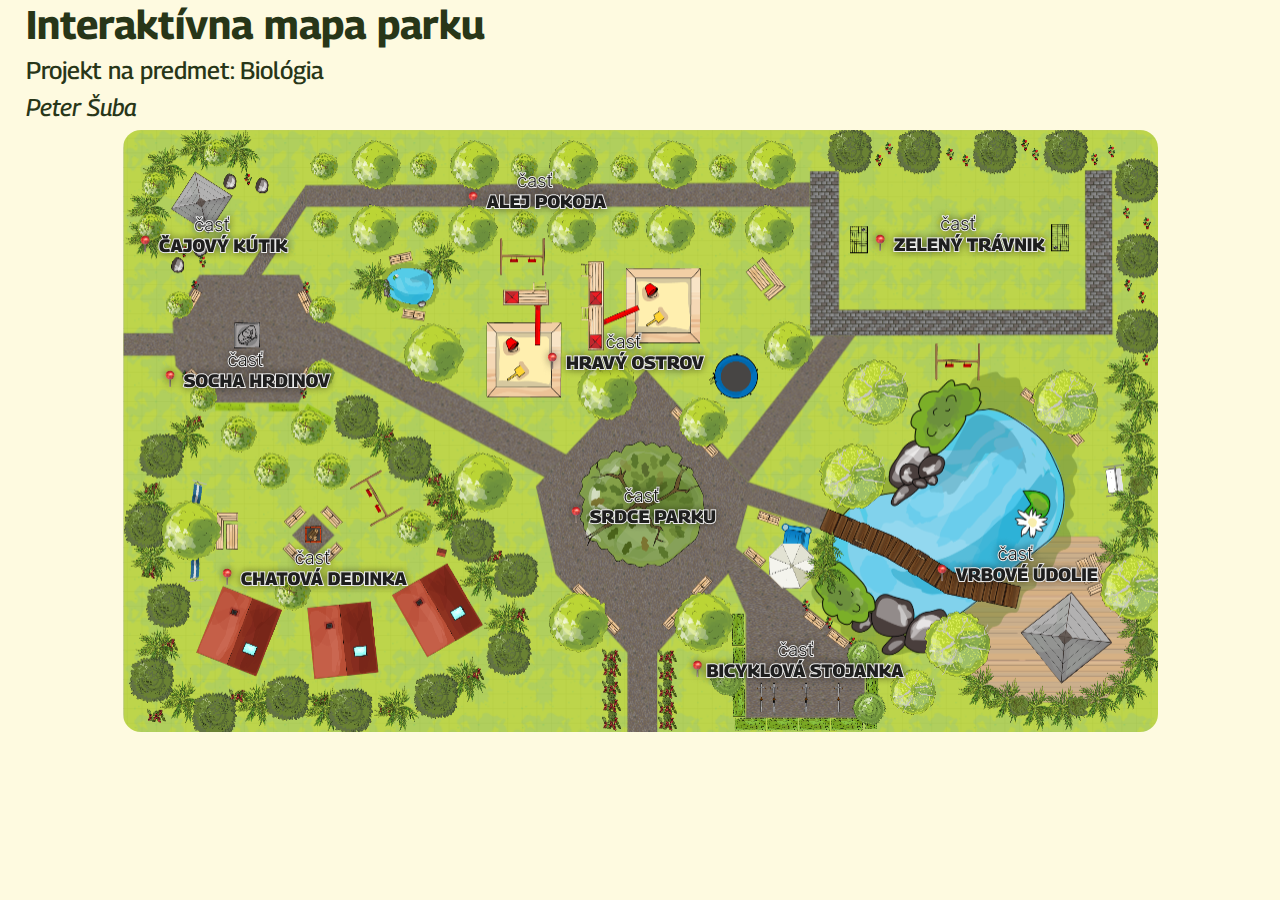
<file: index.html>
<!DOCTYPE html>
<html lang="sk">

<head>
    <meta charset="UTF-8">
    <meta name="viewport" content="width=device-width, initial-scale=1.0">
    <title>Interaktívna mapa</title>

    <link rel="stylesheet" href="./src/css/index.css">
    <link rel="stylesheet" href="./src/css/general.css">

    <link href="https://cdn.jsdelivr.net/npm/bootstrap@5.3.3/dist/css/bootstrap.min.css" rel="stylesheet"
        integrity="sha384-QWTKZyjpPEjISv5WaRU9OFeRpok6YctnYmDr5pNlyT2bRjXh0JMhjY6hW+ALEwIH" crossorigin="anonymous">
</head>

<body>
    <header>
        <h1><b>Interaktívna mapa parku</b></h1>
        <h4>Projekt na predmet: Biológia</h4>
        <h4><i>Peter Šuba</i></h4>
    </header>

    <div class="container text-center">
        <img src="./src/images/Mapa.png" alt="mapa" class="img-fluid" id="mapa">
    </div>

    <!--
            <map name="workmap">
        <area shape="rect" coords="0 0 217 151" href="./src/pages/cajovykutik.html" alt="Čajový kútik">
        <area shape="rect" coords="14 151 231 302" href="./src/pages/sochahrdinov.html" alt="Socha hrdinov">
        <area shape="rect" coords="28 302 394 602" href="./src/pages/chatovadedinka.html" alt="Chatová dedinka">
        <area shape="rect" coords="217 0 669 126" href="./src/pages/alejpokoja.html" alt="Alej pokoja">
        <area shape="rect" coords="274 126 640 263" href="./src/pages/hravyostrov.html" alt="Hravý ostrov">
        <area shape="rect" coords="429 311 624 459" href="./src/pages/srdceparku.html" alt="Srdce parku">
        <area shape="rect" coords="581 479 776 602" href="./src/pages/bicyklovastojanka.html" alt="Bicyklová stojanka">
        <area shape="rect" coords="669 0 1035 243" href="./src/pages/zelenytravnik.html" alt="Zelený trávnik">
        <area shape="rect" coords="776 316 1009 559" href="./src/pages/vrboveudolie.html" alt="Vrbové údolie">
    </map>
    -->
    <script src="https://cdn.jsdelivr.net/npm/bootstrap@5.3.3/dist/js/bootstrap.bundle.min.js"
        integrity="sha384-YvpcrYf0tY3lHB60NNkmXc5s9fDVZLESaAA55NDzOxhy9GkcIdslK1eN7N6jIeHz"
        crossorigin="anonymous"></script>

    <script src="./src/js/mapa.js" type="module" defer></script>
</body>

</html>
</file>
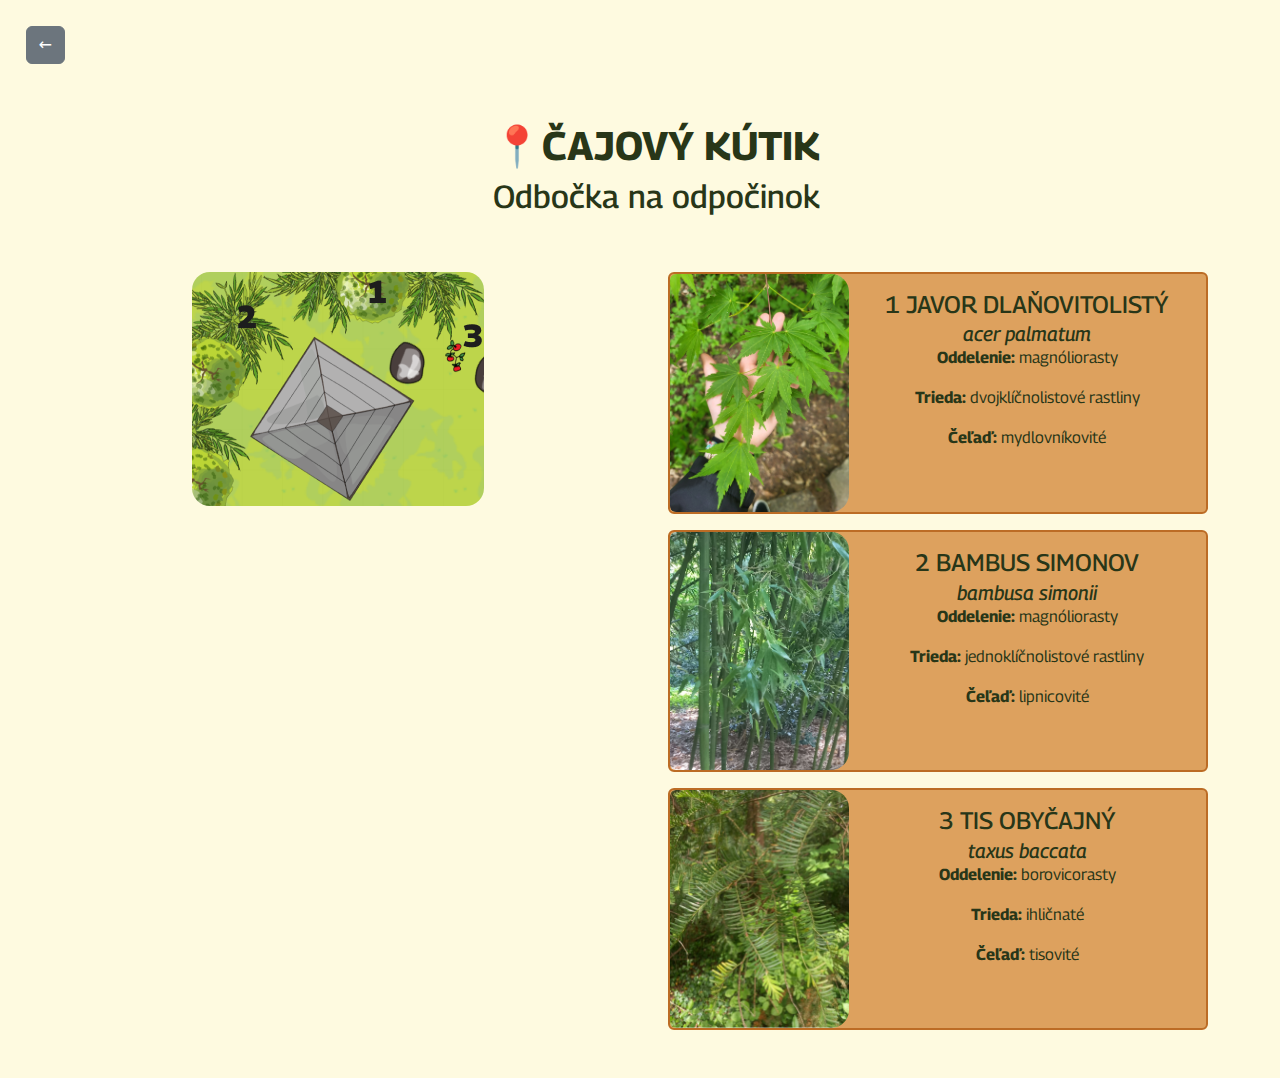
<file: src/pages/cajovykutik.html>
<!DOCTYPE html>
<html lang="sk">
<head>
    <meta charset="UTF-8">
    <meta name="viewport" content="width=device-width, initial-scale=1.0">
    <title>Čajový kútik</title>

    <link rel="stylesheet" href="../css/pages.css">
    <link rel="stylesheet" href="../css/general.css">

    <link href="https://cdn.jsdelivr.net/npm/bootstrap@5.3.3/dist/css/bootstrap.min.css" rel="stylesheet"
    integrity="sha384-QWTKZyjpPEjISv5WaRU9OFeRpok6YctnYmDr5pNlyT2bRjXh0JMhjY6hW+ALEwIH" crossorigin="anonymous">
</head>
<body>
    <a class="backbutton btn btn-secondary" href="../../index.html">←</a>
    
    <div class="container-fluid text-center m-3 p-3">
        <h1><b>📍ČAJOVÝ KÚTIK</b></h1>
        <h2>Odbočka na odpočinok</h2>
    </div>

    <div class="container-fluid text-center m-3 p-3">
        <div class="row">
            <div class="col-md"><img src="../images/pages/mapa-kutik.png" class="img-fluid"></div>
            <div class="col-md">
                <div class="card mb-3 border-custom bg-custom" style="max-width: 540px;">
                    <div class="row g-0">
                      <div class="col-md-4">
                        <img src="../images/listy/JavorDlaňovitolistý.jpg" class="img-fluid rounded-start" alt="...">
                      </div>
                      <div class="col-md-8">
                        <div class="card-body">
                          <h4 class="card-title">1 javor dlaňovitolistý</h5>
                          <h5 class="card-subtitle"><i>Acer palmatum</i></h6>
                          <p class="card-text"><b>Oddelenie: </b>magnóliorasty</p>
                          <p class="card-text"><b>Trieda: </b>dvojklíčnolistové rastliny</p>
                          <p class="card-text"><b>Čeľaď: </b>mydlovníkovité</p>
                        </div>
                      </div>
                    </div>
                  </div>
                  <div class="card mb-3 border-custom bg-custom" style="max-width: 540px;">
                    <div class="row g-0">
                      <div class="col-md-4">
                        <img src="../images/listy/BambusSimonov.jpg" class="img-fluid rounded-start" alt="...">
                      </div>
                      <div class="col-md-8">
                        <div class="card-body">
                          <h4 class="card-title">2 bambus simonov</h5>
                          <h5 class="card-subtitle"><i>bambusa simonii</i></h6>
                          <p class="card-text"><b>Oddelenie: </b>magnóliorasty</p>
                          <p class="card-text"><b>Trieda: </b>jednoklíčnolistové rastliny</p>
                          <p class="card-text"><b>Čeľaď: </b>lipnicovité</p>
                        </div>
                      </div>
                    </div>
                  </div>
                  <div class="card mb-3 border-custom bg-custom" style="max-width: 540px;">
                    <div class="row g-0">
                      <div class="col-md-4">
                        <img src="../images/listy/tisObycajny.png" class="img-fluid rounded-start" alt="...">
                      </div>
                      <div class="col-md-8">
                        <div class="card-body">
                          <h4 class="card-title">3 Tis obyčajný</h5>
                          <h5 class="card-subtitle"><i>Taxus baccata</i></h6>
                          <p class="card-text"><b>Oddelenie: </b>borovicorasty</p>
                          <p class="card-text"><b>Trieda: </b>ihličnaté</p>
                          <p class="card-text"><b>Čeľaď: </b>tisovité</p>
                        </div>
                      </div>
                    </div>
                  </div>
            </div>
        </div>
    </div>
</body>
</html>
</file>
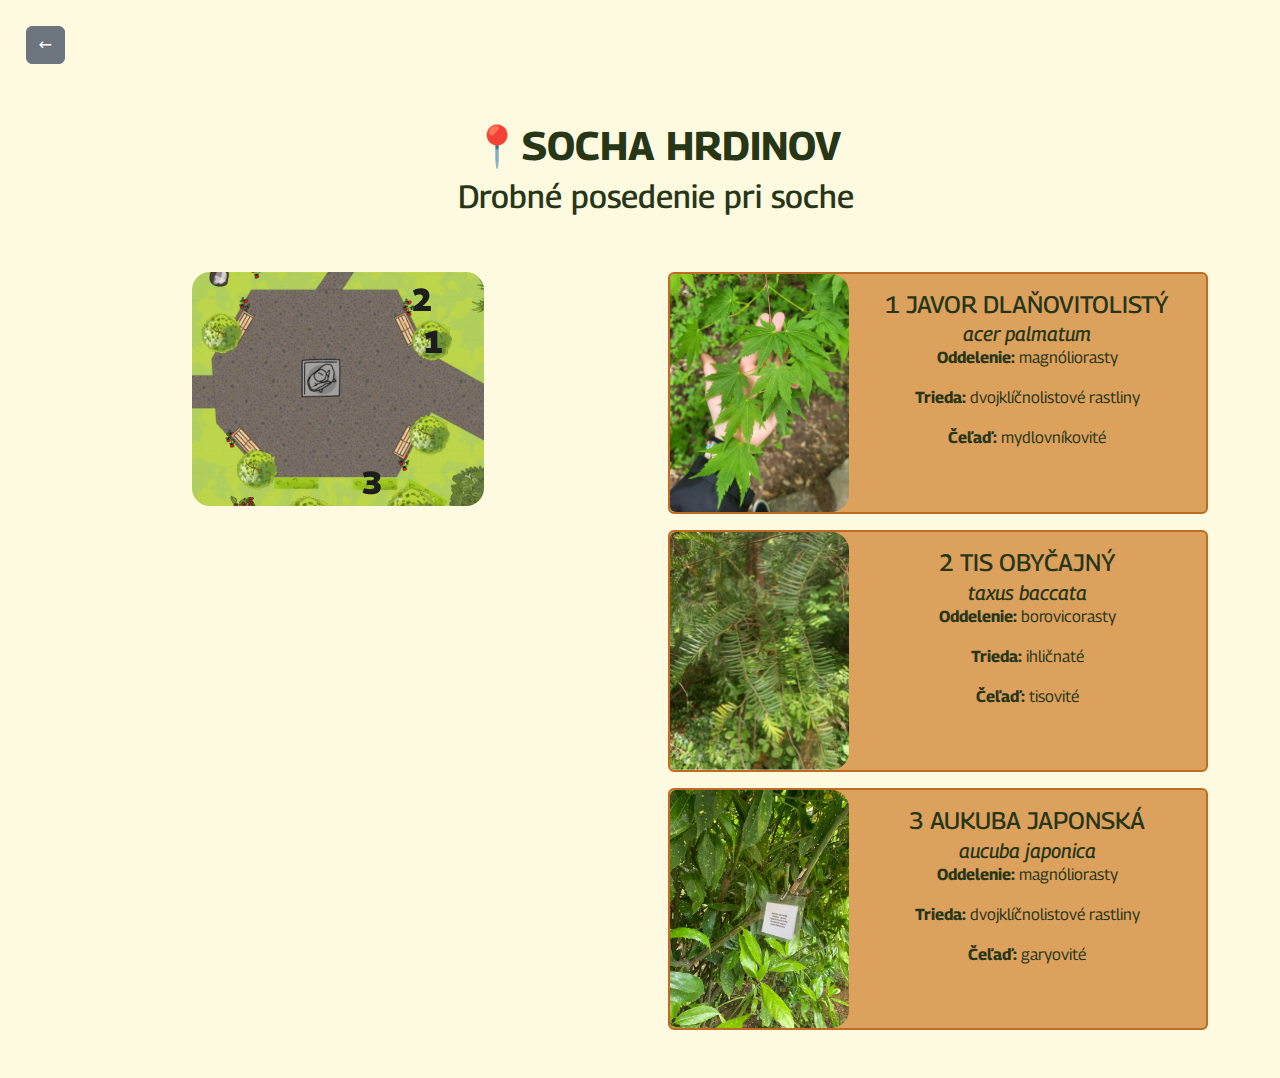
<file: src/pages/sochahrdinov.html>
<!DOCTYPE html>
<html lang="sk">
<head>
    <meta charset="UTF-8">
    <meta name="viewport" content="width=device-width, initial-scale=1.0">
    <title>Socha hrdinov</title>

    <link rel="stylesheet" href="../css/pages.css">
    <link rel="stylesheet" href="../css/general.css">

    <link href="https://cdn.jsdelivr.net/npm/bootstrap@5.3.3/dist/css/bootstrap.min.css" rel="stylesheet"
    integrity="sha384-QWTKZyjpPEjISv5WaRU9OFeRpok6YctnYmDr5pNlyT2bRjXh0JMhjY6hW+ALEwIH" crossorigin="anonymous">
</head>
<body>
    <a class="backbutton btn btn-secondary" href="../../index.html">←</a>
    
    <div class="container-fluid text-center m-3 p-3">
        <h1><b>📍SOcha hrdinov</b></h1>
        <h2>Drobné posedenie pri soche</h2>
    </div>

    <div class="container-fluid text-center m-3 p-3">
        <div class="row">
            <div class="col-md"><img src="../images/pages/mapa-socha.png" class="img-fluid"></div>
            <div class="col-md">
                <div class="card mb-3 border-custom bg-custom" style="max-width: 540px;">
                    <div class="row g-0">
                      <div class="col-md-4">
                        <img src="../images/listy/JavorDlaňovitolistý.jpg" class="img-fluid rounded-start" alt="...">
                      </div>
                      <div class="col-md-8">
                        <div class="card-body">
                          <h4 class="card-title">1 javor dlaňovitolistý</h5>
                          <h5 class="card-subtitle"><i>Acer palmatum</i></h6>
                          <p class="card-text"><b>Oddelenie: </b>magnóliorasty</p>
                          <p class="card-text"><b>Trieda: </b>dvojklíčnolistové rastliny</p>
                          <p class="card-text"><b>Čeľaď: </b>mydlovníkovité</p>
                        </div>
                      </div>
                    </div>
                  </div>
                  <div class="card mb-3 border-custom bg-custom" style="max-width: 540px;">
                    <div class="row g-0">
                      <div class="col-md-4">
                        <img src="../images/listy/tisObycajny.png" class="img-fluid rounded-start" alt="...">
                      </div>
                      <div class="col-md-8">
                        <div class="card-body">
                          <h4 class="card-title">2 Tis obyčajný</h5>
                          <h5 class="card-subtitle"><i>Taxus baccata</i></h6>
                          <p class="card-text"><b>Oddelenie: </b>borovicorasty</p>
                          <p class="card-text"><b>Trieda: </b>ihličnaté</p>
                          <p class="card-text"><b>Čeľaď: </b>tisovité</p>
                        </div>
                      </div>
                    </div>
                  </div>
                  <div class="card mb-3 border-custom bg-custom" style="max-width: 540px;">
                    <div class="row g-0">
                      <div class="col-md-4">
                        <img src="../images/listy/aukubaJaponska.jpg" class="img-fluid rounded-start" alt="...">
                      </div>
                      <div class="col-md-8">
                        <div class="card-body">
                          <h4 class="card-title">3 Aukuba japonská</h5>
                          <h5 class="card-subtitle"><i>Aucuba japonica</i></h6>
                          <p class="card-text"><b>Oddelenie: </b>magnóliorasty</p>
                          <p class="card-text"><b>Trieda: </b>dvojklíčnolistové rastliny</p>
                          <p class="card-text"><b>Čeľaď: </b>garyovité</p>
                        </div>
                      </div>
                    </div>
                  </div>
            </div>
        </div>
    </div> 
</body>
</html>
</file>
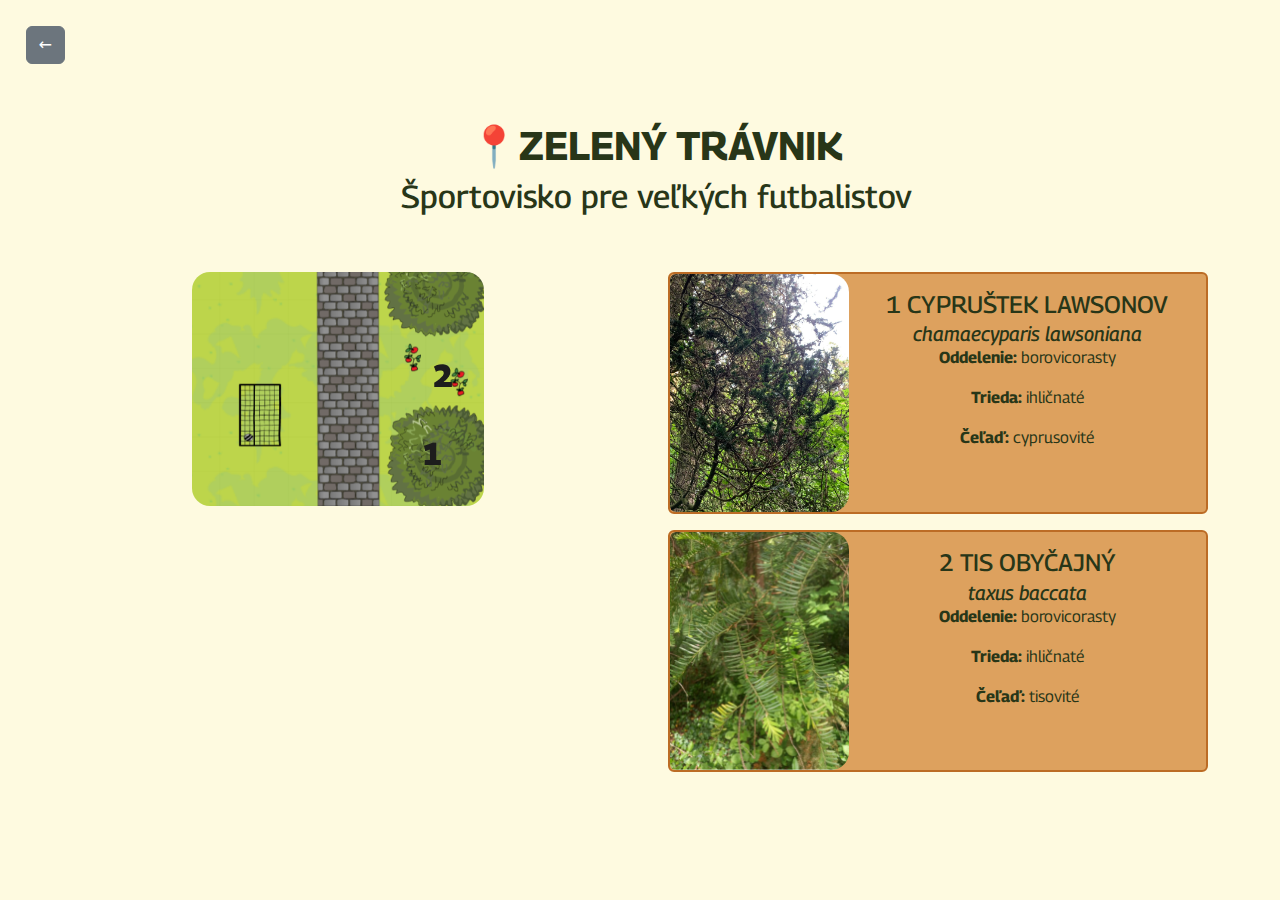
<file: src/pages/zelenytravnik.html>
<!DOCTYPE html>
<html lang="sk">
<head>
    <meta charset="UTF-8">
    <meta name="viewport" content="width=device-width, initial-scale=1.0">
    <title>Zelený trávnik</title>

    <link rel="stylesheet" href="../css/pages.css">
    <link rel="stylesheet" href="../css/general.css">

    <link href="https://cdn.jsdelivr.net/npm/bootstrap@5.3.3/dist/css/bootstrap.min.css" rel="stylesheet"
    integrity="sha384-QWTKZyjpPEjISv5WaRU9OFeRpok6YctnYmDr5pNlyT2bRjXh0JMhjY6hW+ALEwIH" crossorigin="anonymous">
</head>
<body>
    <a class="backbutton btn btn-secondary" href="../../index.html">←</a>
    
    <div class="container-fluid text-center m-3 p-3">
        <h1><b>📍zelený trávnik</b></h1>
        <h2>Športovisko pre veľkých futbalistov</h2>
    </div>

    <div class="container-fluid text-center m-3 p-3">
        <div class="row">
            <div class="col-md"><img src="../images/pages/mapa-travnik.png" class="img-fluid"></div>
            <div class="col-md">
                  <div class="card mb-3 border-custom bg-custom" style="max-width: 540px;">
                    <div class="row g-0">
                      <div class="col-md-4">
                        <img src="../images/listy/CyprustekLawsonov.jpg" class="img-fluid rounded-start" alt="...">
                      </div>
                      <div class="col-md-8">
                        <div class="card-body">
                          <h4 class="card-title">1 Cypruštek lawsonov</h5>
                          <h5 class="card-subtitle"><i>Chamaecyparis lawsoniana</i></h6>
                          <p class="card-text"><b>Oddelenie: </b>borovicorasty</p>
                          <p class="card-text"><b>Trieda: </b>ihličnaté</p>
                          <p class="card-text"><b>Čeľaď: </b>cyprusovité</p>
                        </div>
                      </div>
                    </div>
                  </div>
                  <div class="card mb-3 border-custom bg-custom" style="max-width: 540px;">
                    <div class="row g-0">
                      <div class="col-md-4">
                        <img src="../images/listy/tisObycajny.png" class="img-fluid rounded-start" alt="...">
                      </div>
                      <div class="col-md-8">
                        <div class="card-body">
                          <h4 class="card-title">2 Tis obyčajný</h5>
                          <h5 class="card-subtitle"><i>Taxus baccata</i></h6>
                          <p class="card-text"><b>Oddelenie: </b>borovicorasty</p>
                          <p class="card-text"><b>Trieda: </b>ihličnaté</p>
                          <p class="card-text"><b>Čeľaď: </b>tisovité</p>
                        </div>
                      </div>
                    </div>
                  </div>
            </div>
        </div>
    </div>
</body>
</html>
</file>
<file: src/css/index.css>
header {
  margin-left: 2%;
}

body{
    margin-bottom: 2%;
    padding-bottom: 2%;
}

img{
  border-radius: 2vh;
}
</file>
<file: src/css/general.css>
@import url('https://fonts.googleapis.com/css2?family=Georama:ital,wght@0,100..900;1,100..900&display=swap');


*{
    color: #283618;
    font-family: "Georama", sans-serif;
}
body{
    background-color: #fefae0 !important;
}
img{
    border-radius: 2vh;
  }
</file>
<file: src/css/pages.css>
.backbutton{
    margin: 2%;
    z-index: 10000;
}

body{
    overflow-x: hidden;
}

h4, h1{
    text-transform: uppercase;
}

h5{
    text-transform: lowercase;
}

.border-custom {
    border: 2px solid #bc6c25 !important; /* Set your desired border color */
  }
  
  .bg-custom {
    background-color: #dda15e !important; /* Set your desired background color */
  }
</file>
